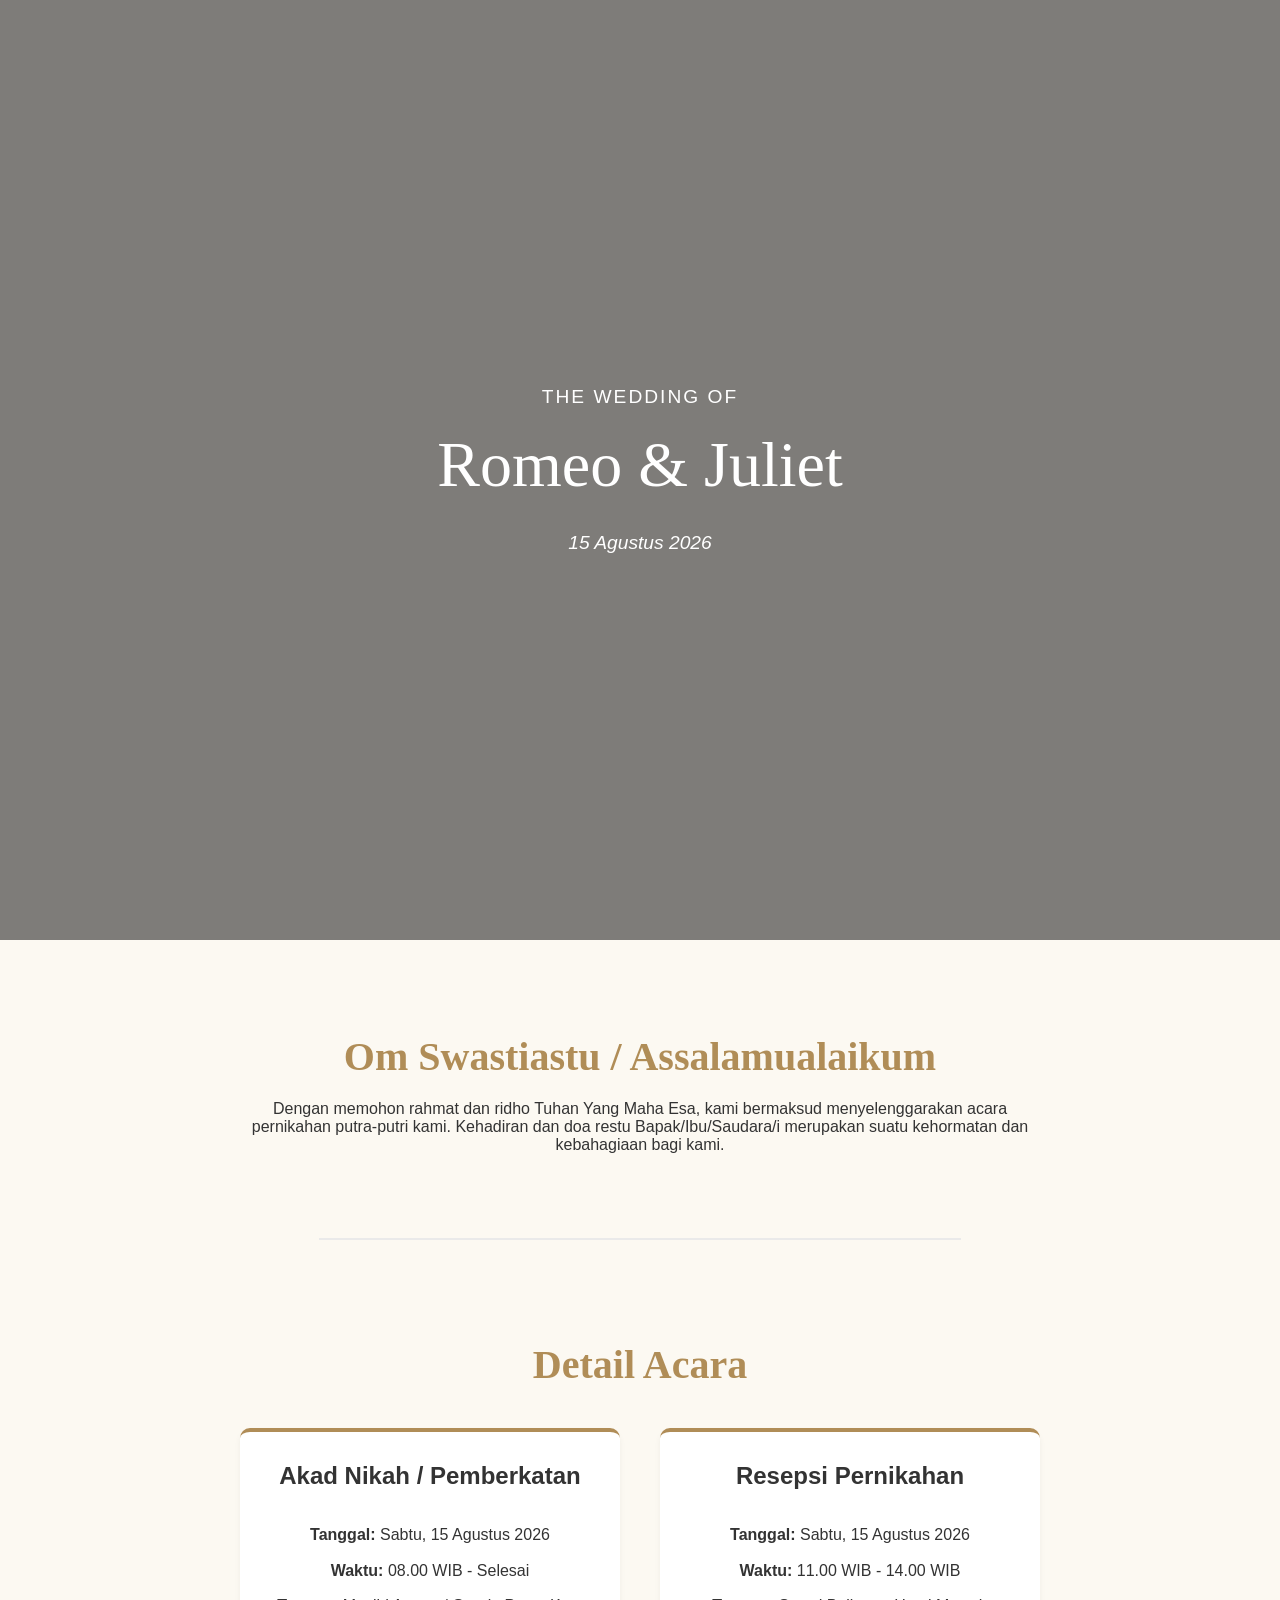
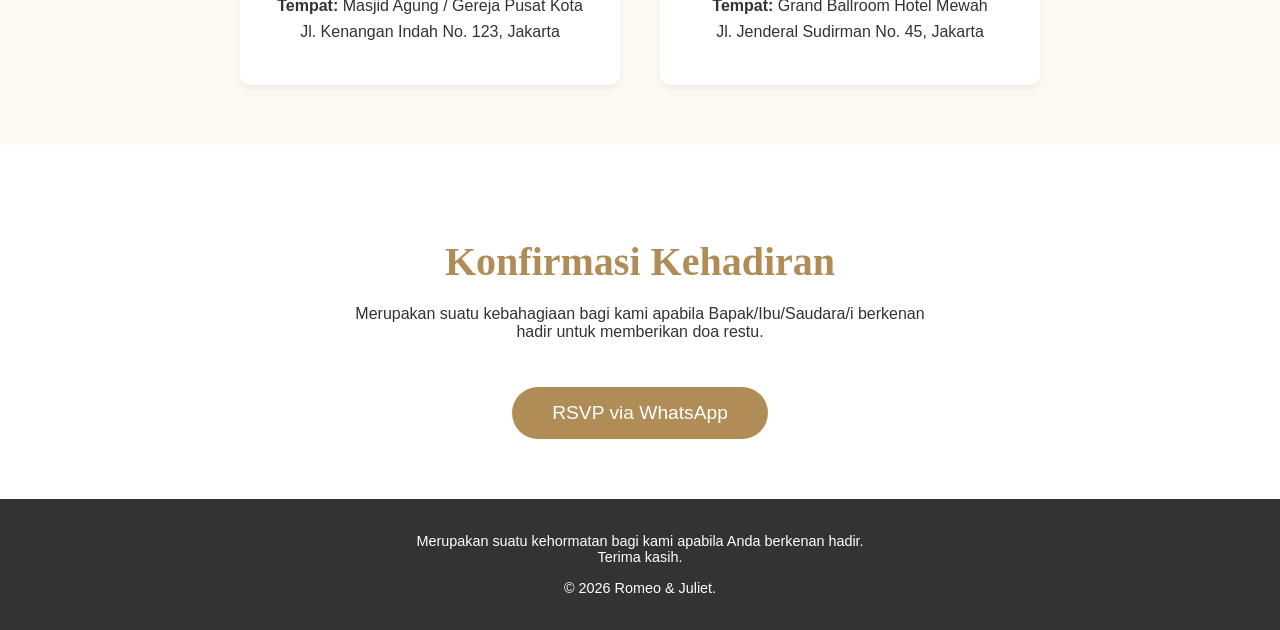
<file: undiai01.html>
<!DOCTYPE html>
<html lang="id">
<head>
    <meta charset="UTF-8">
    <meta name="viewport" content="width=device-width, initial-scale=1.0">
    <title>Undangan Pernikahan - Romeo & Juliet</title>
    <style>
        /* Gaya Dasar */
        body {
            margin: 0;
            padding: 0;
            font-family: 'Helvetica Neue', Helvetica, Arial, sans-serif;
            background-color: #fcf9f2;
            color: #333;
            text-align: center;
        }

        /* Bagian Hero (Sampul) */
        .hero {
            background-image: linear-gradient(rgba(0, 0, 0, 0.5), rgba(0, 0, 0, 0.5)), url('https://images.unsplash.com/photo-1519741497674-611481863552?ixlib=rb-1.2.1&auto=format&fit=crop&w=1950&q=80');
            background-size: cover;
            background-position: center;
            height: 100vh;
            display: flex;
            flex-direction: column;
            justify-content: center;
            align-items: center;
            color: white;
            padding: 20px;
        }

        .hero h3 {
            font-size: 1.2rem;
            letter-spacing: 2px;
            text-transform: uppercase;
            font-weight: 300;
            margin-bottom: 10px;
        }

        .hero h1 {
            font-family: 'Georgia', serif;
            font-size: 4rem;
            margin: 10px 0;
            font-weight: normal;
        }

        .hero p {
            font-size: 1.2rem;
            font-style: italic;
        }

        /* Bagian Detail Acara */
        .section {
            padding: 60px 20px;
            max-width: 800px;
            margin: 0 auto;
        }

        .section h2 {
            font-family: 'Georgia', serif;
            font-size: 2.5rem;
            color: #b08d57;
            margin-bottom: 20px;
        }

        .details-grid {
            display: grid;
            grid-template-columns: 1fr;
            gap: 40px;
            margin-top: 40px;
        }

        @media (min-width: 768px) {
            .details-grid {
                grid-template-columns: 1fr 1fr;
            }
        }

        .detail-card {
            background: white;
            padding: 30px;
            border-radius: 10px;
            box-shadow: 0 4px 6px rgba(0,0,0,0.05);
            border-top: 4px solid #b08d57;
        }

        .detail-card h4 {
            font-size: 1.5rem;
            margin-top: 0;
            color: #333;
        }

        .detail-card p {
            line-height: 1.6;
            margin: 10px 0;
        }

        /* Tombol RSVP */
        .rsvp-btn {
            display: inline-block;
            background-color: #b08d57;
            color: white;
            padding: 15px 40px;
            text-decoration: none;
            font-size: 1.2rem;
            border-radius: 30px;
            margin-top: 30px;
            transition: background-color 0.3s;
        }

        .rsvp-btn:hover {
            background-color: #8e7044;
        }

        /* Footer */
        footer {
            background-color: #333;
            color: white;
            padding: 20px;
            font-size: 0.9rem;
        }
    </style>
</head>
<body>

    <!-- Bagian Sampul -->
    <header class="hero">
        <h3>The Wedding Of</h3>
        <h1>Romeo & Juliet</h1>
        <p>15 Agustus 2026</p>
    </header>

    <!-- Bagian Pembuka -->
    <section class="section">
        <h2>Om Swastiastu / Assalamualaikum</h2>
        <p>Dengan memohon rahmat dan ridho Tuhan Yang Maha Esa, kami bermaksud menyelenggarakan acara pernikahan putra-putri kami. Kehadiran dan doa restu Bapak/Ibu/Saudara/i merupakan suatu kehormatan dan kebahagiaan bagi kami.</p>
    </section>

    <hr style="width: 50%; border: 1px solid #eaeaea;">

    <!-- Bagian Waktu & Lokasi -->
    <section class="section">
        <h2>Detail Acara</h2>
        
        <div class="details-grid">
            <!-- Akad / Pemberkatan -->
            <div class="detail-card">
                <h4>Akad Nikah / Pemberkatan</h4>
                <p><strong>Tanggal:</strong> Sabtu, 15 Agustus 2026</p>
                <p><strong>Waktu:</strong> 08.00 WIB - Selesai</p>
                <p><strong>Tempat:</strong> Masjid Agung / Gereja Pusat Kota<br>Jl. Kenangan Indah No. 123, Jakarta</p>
            </div>

            <!-- Resepsi -->
            <div class="detail-card">
                <h4>Resepsi Pernikahan</h4>
                <p><strong>Tanggal:</strong> Sabtu, 15 Agustus 2026</p>
                <p><strong>Waktu:</strong> 11.00 WIB - 14.00 WIB</p>
                <p><strong>Tempat:</strong> Grand Ballroom Hotel Mewah<br>Jl. Jenderal Sudirman No. 45, Jakarta</p>
            </div>
        </div>
    </section>

    <!-- Bagian RSVP -->
    <section class="section" style="background-color: white; max-width: 100%;">
        <div style="max-width: 600px; margin: 0 auto;">
            <h2>Konfirmasi Kehadiran</h2>
            <p>Merupakan suatu kebahagiaan bagi kami apabila Bapak/Ibu/Saudara/i berkenan hadir untuk memberikan doa restu.</p>
            <!-- Ganti tautan href dengan link Google Form atau WhatsApp Anda -->
            <a href="https://wa.me/6281234567890?text=Halo,%20saya%20akan%20hadir%20di%20acara%20pernikahan%20Romeo%20&%20Juliet" class="rsvp-btn" target="_blank">RSVP via WhatsApp</a>
        </div>
    </section>

    <!-- Footer -->
    <footer>
        <p>Merupakan suatu kehormatan bagi kami apabila Anda berkenan hadir.<br>Terima kasih.</p>
        <p>&copy; 2026 Romeo & Juliet.</p>
    </footer>

</body>
</html>
</file>
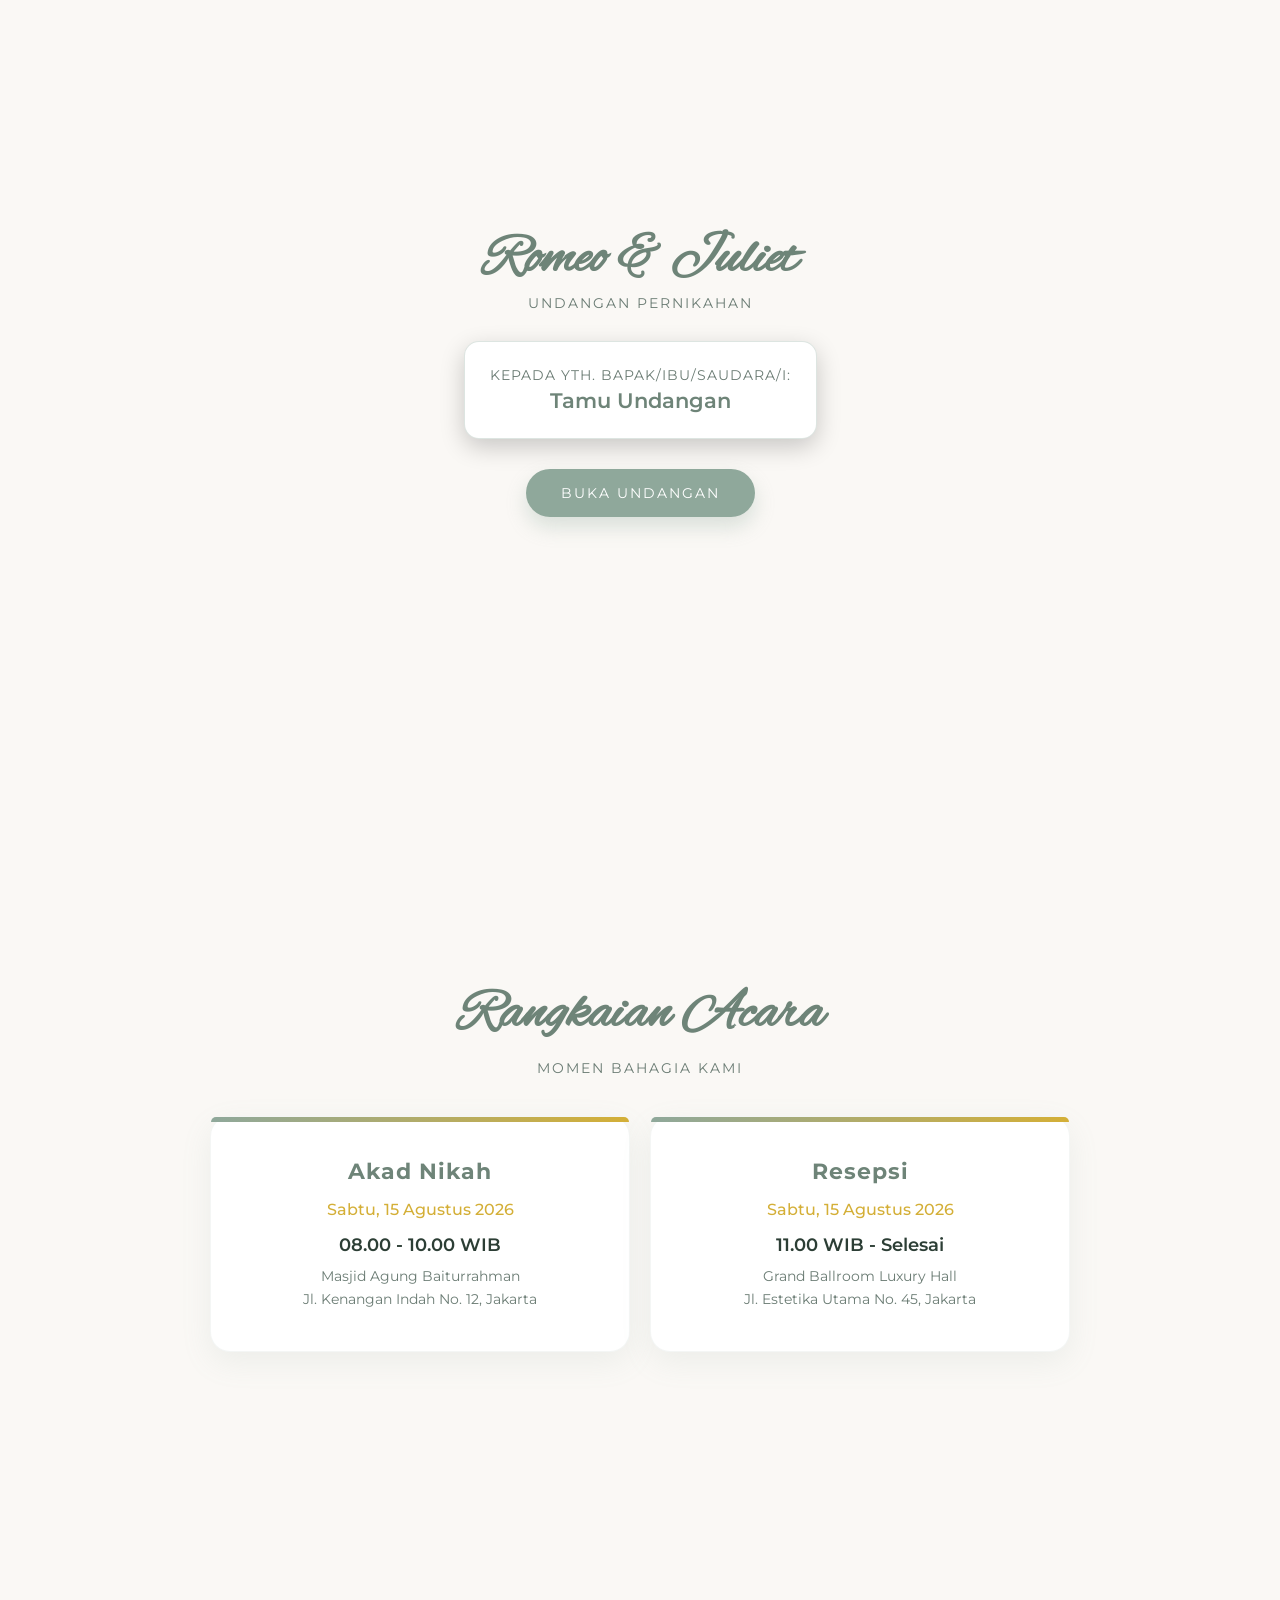
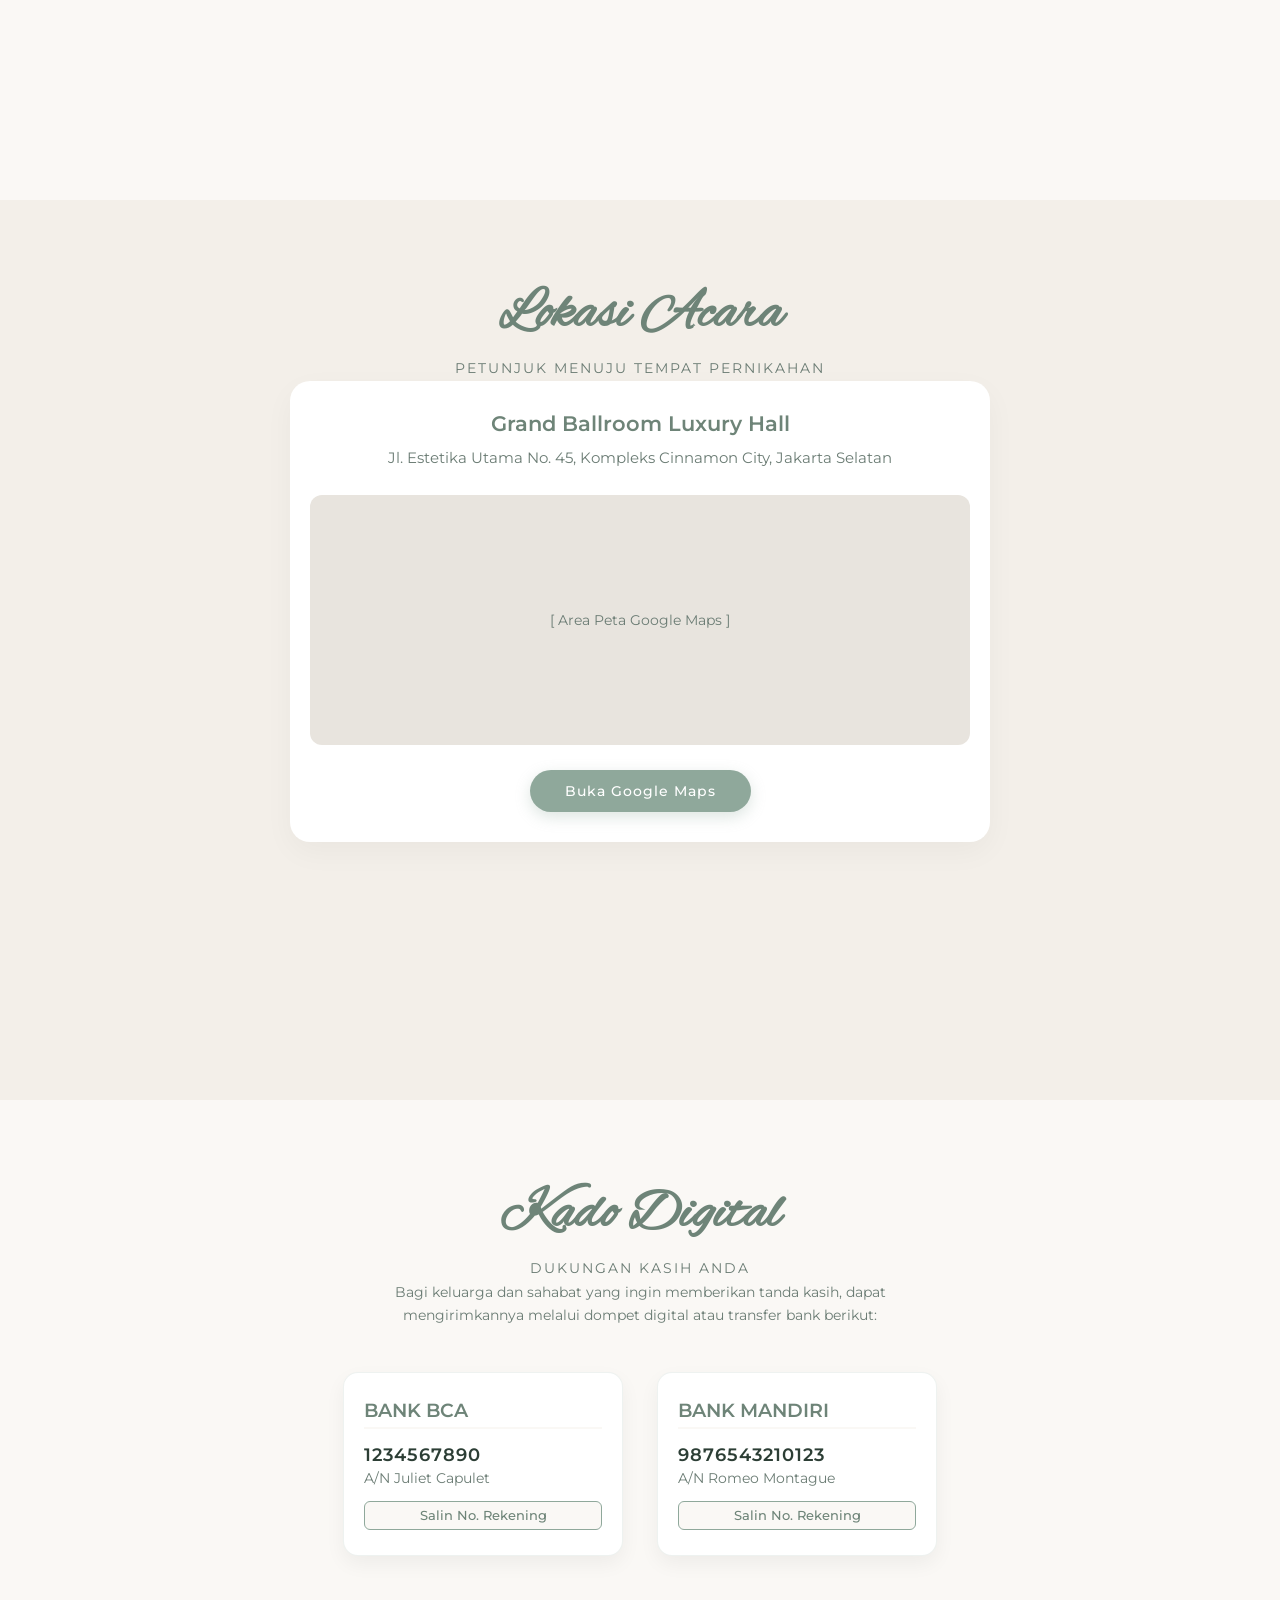
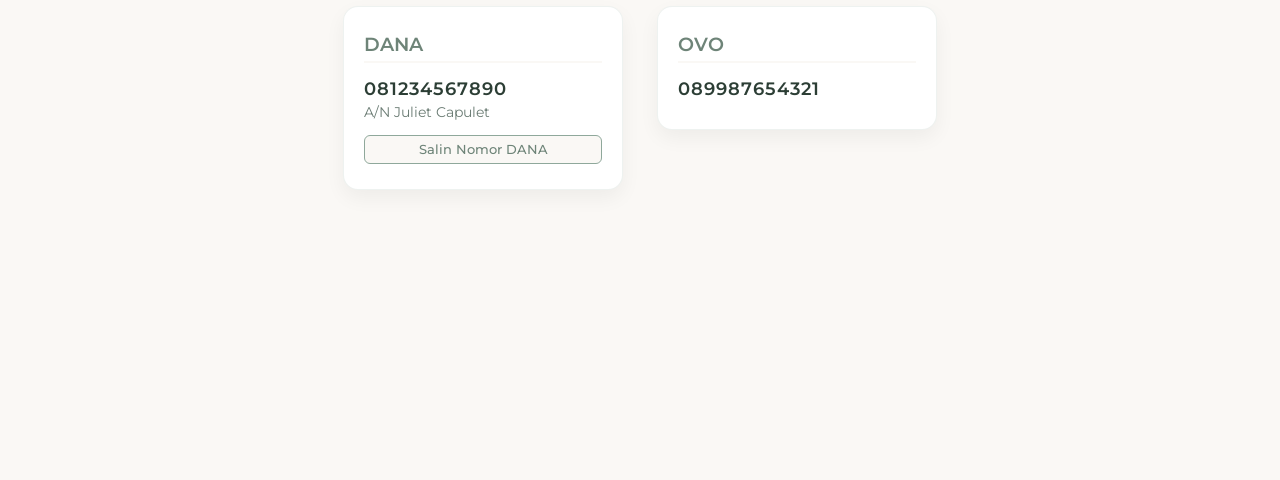
<file: undiai02.html>
<!DOCTYPE html>
<html lang="id">
<head>
    <meta charset="UTF-8">
    <meta name="viewport" content="width=device-width, initial-scale=1.0">
    <title>Undangan Pernikahan Digital Modern - Romeo & Juliet</title>
    <link rel="preconnect" href="https://fonts.googleapis.com">
    <link rel="preconnect" href="https://fonts.gstatic.com" crossorigin>
    <link href="https://fonts.googleapis.com/css2?family=Alex+Brush&family=Montserrat:wght@300;400;500;600&display=swap" rel="stylesheet">
    
    <style>
        /* CSS Reset & Variabel */
        * {
            margin: 0;
            padding: 0;
            box-sizing: border-box;
            scroll-behavior: smooth;
        }
        
        :root {
            --primary: #8fa89b; /* Sage green estetik */
            --primary-dark: #6e8478;
            --accent: #d4af37; /* Gold lembut */
            --bg-light: #faf8f5; /* Off-white hangat */
            --text-dark: #2c3e35;
            --text-muted: #6b7c74;
        }

        body {
            font-family: 'Montserrat', sans-serif;
            background-color: var(--bg-light);
            color: var(--text-dark);
            overflow-x: hidden;
            padding-bottom: 80px; /* Ruang untuk navbar bawah */
            text-align: center;
        }

        /* Efek Bunga Berjatuhan (Sakura/Kelopak) */
        .petal-container {
            position: fixed;
            top: 0;
            left: 0;
            width: 100%;
            height: 100%;
            pointer-events: none;
            z-index: 9999;
            overflow: hidden;
        }

        .petal {
            position: absolute;
            background: linear-gradient(135deg, #ffc0cb, #ffe4e1);
            border-radius: 150% 0 150% 150%;
            opacity: 0.6;
            animation: fall linear infinite;
        }

        @keyframes fall {
            0% {
                transform: translateY(-20px) rotate(0deg);
                opacity: 0;
            }
            10% {
                opacity: 0.8;
            }
            90% {
                opacity: 0.8;
            }
            100% {
                transform: translateY(105vh) translateX(80px) rotate(360deg);
                opacity: 0;
            }
        }

        /* Struktur Halaman / Section */
        section {
            min-height: 100vh;
            padding: 80px 20px;
            display: block;
            position: relative;
        }

        /* 1. HOME PAGE SECTION */
        #home {
            background: linear-gradient(rgba(44, 62, 53, 0.45), rgba(44, 62, 53, 0.65)), 
                        url('https://images.unsplash.com/photo-1519741497674-611481863552?auto=format&fit=crop&w=1200&q=80') no-repeat center center/cover;
            color: #fff;
            padding-top: 15vh;
        }

        #home::after {
            content: '';
            position: absolute;
            bottom: 0;
            left: 0;
            width: 100%;
            height: 120px;
            background: linear-gradient(to top, var(--bg-light), transparent);
        }

        .home-title {
            font-family: 'Alex Brush', cursive;
            font-size: 4.5rem;
            color: #fff;
            text-shadow: 2px 2px 8px rgba(0,0,0,0.3);
            margin: 20px 0;
            animation: fadeIn 2s ease-in-out;
        }

        .home-subtitle {
            font-size: 0.9rem;
            letter-spacing: 4px;
            text-transform: uppercase;
            font-weight: 300;
        }

        .home-date {
            font-size: 1.2rem;
            letter-spacing: 2px;
            border-top: 1px solid rgba(255,255,255,0.4);
            border-bottom: 1px solid rgba(255,255,255,0.4);
            padding: 10px 25px;
            margin-top: 25px;
            display: inline-block;
        }

        /* Box Nama Tamu Digital */
        .guest-box {
            background: rgba(255, 255, 255, 0.9);
            color: var(--text-dark);
            padding: 25px;
            border-radius: 15px;
            display: inline-block;
            margin-top: 40px;
            box-shadow: 0 8px 25px rgba(0,0,0,0.2);
            max-width: 90%,
            width: 320px;
            border: 1px solid rgba(143, 168, 155, 0.3);
        }

        .guest-box p {
            font-size: 0.85rem;
            text-transform: uppercase;
            letter-spacing: 1px;
            color: var(--text-muted);
            margin-bottom: 5px;
        }

        .guest-name {
            font-size: 1.3rem;
            font-weight: 600;
            color: var(--primary-dark);
        }

        /* 2. ACARA SECTION */
        #acara {
            background-color: var(--bg-light);
        }

        .section-title {
            font-family: 'Alex Brush', cursive;
            font-size: 3.5rem;
            color: var(--primary-dark);
            margin-bottom: 10px;
        }

        .section-subtitle {
            font-size: 0.85rem;
            letter-spacing: 2px;
            text-transform: uppercase;
            color: var(--text-muted);
            margin-bottom: 5px;
        }

        .container-box {
            max-width: 900px;
            margin: 40px auto 0 auto;
            width: 100%;
            display: table;
            table-layout: fixed;
            border-collapse: separate;
            border-spacing: 20px 0;
        }

        .acara-card {
            display: table-cell;
            background: #ffffff;
            padding: 40px 30px;
            border-radius: 20px;
            box-shadow: 0 10px 30px rgba(143, 168, 155, 0.12);
            border: 1px solid rgba(143, 168, 155, 0.1);
            transition: transform 0.3s ease, box-shadow 0.3s ease;
            position: relative;
            vertical-align: top;
        }

        .acara-card:hover {
            transform: translateY(-5px);
            box-shadow: 0 15px 35px rgba(143, 168, 155, 0.22);
        }

        .acara-card::before {
            content: '';
            position: absolute;
            top: 0;
            left: 0;
            width: 100%;
            height: 5px;
            background: linear-gradient(to right, var(--primary), var(--accent));
            border-radius: 20px 20px 0 0;
        }

        .acara-card h3 {
            font-size: 1.4rem;
            color: var(--primary-dark);
            margin-bottom: 15px;
            letter-spacing: 1px;
        }

        .acara-card .time {
            font-size: 1.1rem;
            font-weight: 600;
            color: var(--text-dark);
            margin-bottom: 10px;
        }

        .acara-card .date {
            color: var(--accent);
            font-weight: 500;
            margin-bottom: 15px;
        }

        /* 3. TEMPAT SECTION */
        #tempat {
            background-color: #f3efe9;
        }

        .map-box {
            width: 100%;
            max-width: 700px;
            background: #fff;
            padding: 30px 20px;
            border-radius: 20px;
            margin: 0 auto;
            box-shadow: 0 10px 30px rgba(0,0,0,0.04);
        }

        .venue-name {
            font-size: 1.3rem;
            font-weight: 600;
            margin-bottom: 10px;
            color: var(--primary-dark);
        }

        .venue-address {
            font-size: 0.95rem;
            color: var(--text-muted);
            margin-bottom: 25px;
            line-height: 1.6;
        }

        .btn-maps {
            display: inline-block;
            padding: 12px 35px;
            background-color: var(--primary);
            color: white;
            text-decoration: none;
            border-radius: 25px;
            font-weight: 500;
            font-size: 0.9rem;
            letter-spacing: 1px;
            box-shadow: 0 5px 15px rgba(143, 168, 155, 0.3);
            transition: all 0.3s ease;
        }

        .btn-maps:hover {
            background-color: var(--primary-dark);
            transform: translateY(-2px);
        }

        /* 4. TRANSFER SECTION */
        #transfer {
            background-color: var(--bg-light);
        }

        .transfer-container {
            max-width: 800px;
            margin: 30px auto 0 auto;
            text-align: center;
        }

        .card-row {
            display: block;
            margin-bottom: 20px;
        }

        .transfer-card {
            display: inline-block;
            width: 280px;
            background: white;
            padding: 25px 20px;
            margin: 15px;
            border-radius: 15px;
            box-shadow: 0 8px 20px rgba(0,0,0,0.05);
            border: 1px solid rgba(143, 168, 155, 0.15);
            text-align: left;
            vertical-align: top;
            position: relative;
        }

        .bank-logo {
            font-size: 1.2rem;
            font-weight: 600;
            color: var(--primary-dark);
            margin-bottom: 15px;
            border-bottom: 2px solid var(--bg-light);
            padding-bottom: 5px;
        }

        .account-number {
            font-size: 1.1rem;
            font-weight: 600;
            letter-spacing: 1px;
            margin-bottom: 5px;
            color: var(--text-dark);
        }

        .account-name {
            font-size: 0.85rem;
            color: var(--text-muted);
            margin-bottom: 15px;
        }

        .btn-copy {
            background: var(--bg-light);
            border: 1px solid var(--primary);
            color: var(--primary-dark);
            padding: 6px 12px;
            font-size: 0.8rem;
            border-radius: 6px;
            cursor: pointer;
            width: 100%;
            font-family: 'Montserrat', sans-serif;
            font-weight: 500;
            transition: all 0.2s ease;
            text-align: center;
        }

        .btn-copy:hover {
            background: var(--primary);
            color: white;
        }

        /* KONTROL AUDIO (BACKSOUND) */
        .audio-control {
            position: fixed;
            top: 20px;
            right: 20px;
            z-index: 10000;
            background: rgba(255, 255, 255, 0.9);
            backdrop-filter: blur(5px);
            border: 1px solid rgba(143, 168, 155, 0.3);
            width: 45px;
            height: 45px;
            border-radius: 50%;
            display: flex;
            justify-content: center;
            align-items: center;
            cursor: pointer;
            box-shadow: 0 4px 15px rgba(0,0,0,0.1);
        }

        .audio-icon {
            width: 20px;
            height: 20px;
            fill: var(--primary-dark);
        }

        /* SCREEN OVERLAY (GATE) */
        .overlay-gate {
            position: fixed;
            top: 0;
            left: 0;
            width: 100%;
            height: 100%;
            background: var(--bg-light);
            z-index: 100000;
            display: block;
            padding-top: 25vh;
            transition: opacity 0.8s ease, visibility 0.8s ease;
        }

        .overlay-gate.hide {
            opacity: 0;
            visibility: hidden;
        }

        .gate-btn {
            padding: 15px 35px;
            background: var(--primary);
            color: white;
            border: none;
            border-radius: 30px;
            font-family: 'Montserrat', sans-serif;
            font-size: 0.9rem;
            letter-spacing: 2px;
            cursor: pointer;
            box-shadow: 0 10px 20px rgba(143, 168, 155, 0.3);
            transition: all 0.3s ease;
            margin-top: 30px;
            text-transform: uppercase;
        }

        .gate-btn:hover {
            background: var(--primary-dark);
            transform: translateY(-2px);
        }

        /* 5. BOTTOM NAVIGATION BAR DENGAN EFEK CSS3 */
        .bottom-nav {
            position: fixed;
            bottom: 0;
            left: 0;
            width: 100%;
            height: 70px;
            background: rgba(255, 255, 255, 0.95);
            backdrop-filter: blur(10px);
            box-shadow: 0 -5px 25px rgba(0, 0, 0, 0.05);
            display: table;
            table-layout: fixed;
            z-index: 999;
            border-top: 1px solid rgba(143, 168, 155, 0.2);
        }

        .nav-item {
            display: table-cell;
            text-decoration: none;
            color: var(--text-muted);
            vertical-align: middle;
            font-size: 0.7rem;
            font-weight: 600;
            letter-spacing: 0.5px;
            text-transform: uppercase;
            position: relative;
            transition: all 0.3s ease;
        }

        .nav-icon {
            display: block;
            margin: 0 auto 4px auto;
            transition: transform 0.3s cubic-bezier(0.175, 0.885, 0.32, 1.275);
        }

        /* Efek Hover & Animasi CSS3 */
        .nav-item::after {
            content: '';
            position: absolute;
            bottom: 0;
            left: 50%;
            width: 0;
            height: 4px;
            background: var(--primary);
            border-radius: 4px 4px 0 0;
            transition: all 0.3s ease;
            transform: translateX(-50%);
        }

        .nav-item:hover {
            color: var(--primary-dark);
        }

        .nav-item:hover .nav-icon {
            transform: translateY(-5px) scale(1.15);
        }

        .nav-item:hover::after {
            width: 50%;
        }

        /* Responsif untuk Layar HP / Mobile */
        @media (max-width: 767px) {
            .container-box {
                display: block;
            }
            .acara-card {
                display: block;
                width: 100%;
                margin-bottom: 25px;
            }
            .transfer-card {
                width: 90%;
                margin: 10px auto;
                display: block;
            }
            .home-title {
                font-size: 3.2rem;
            }
        }

        /* Responsif Tablet & Desktop untuk Navbar Melayang */
        @media (min-width: 768px) {
            .bottom-nav {
                width: 550px;
                left: 50%;
                transform: translateX(-50%);
                bottom: 20px;
                border-radius: 40px;
                border: 1px solid rgba(143, 168, 155, 0.3);
                box-shadow: 0 10px 30px rgba(0,0,0,0.08);
                height: 75px;
            }
            .nav-item::after {
                bottom: 4px;
            }
        }

        @keyframes fadeIn {
            from { opacity: 0; transform: translateY(15px); }
            to { opacity: 1; transform: translateY(0); }
        }
    </style>
</head>
<body>

    <div class="overlay-gate" id="overlayGate">
        <h2 style="font-family: 'Alex Brush', cursive; font-size: 3.5rem; color: var(--primary-dark);">Romeo & Juliet</h2>
        <p style="font-size: 0.85rem; letter-spacing: 2px; color: var(--text-muted); margin-bottom: 20px;">UNDANGAN PERNIKAHAN</p>
        
        <div class="guest-box" style="margin-top: 10px; background: #fff;">
            <p>Kepada Yth. Bapak/Ibu/Saudara/i:</p>
            <div class="guest-name" id="guestNameGate">Tamu Undangan</div>
        </div>
        <br>
        <button class="gate-btn" onclick="openInvitation()">Buka Undangan</button>
    </div>

    <div class="petal-container" id="petalContainer"></div>

    <div class="audio-control" onclick="toggleAudio()" id="audioButton" style="display: none;">
        <svg class="audio-icon" id="audioIcon" viewBox="0 0 24 24">
            <path d="M12 3v18.177l-5.646-5.646H2V8.469h4.354L12 3zm2 5.086c1.425.688 2.4 2.153 2.4 3.864 0 1.711-.975 3.177-2.4 3.864v-1.638c.614-.523 1-1.298 1-2.226 0-.928-.386-1.703-1-2.226V8.086z"/>
        </svg>
    </div>

    <audio id="backsound" loop>
        <source src="https://www.soundhelix.com/examples/mp3/SoundHelix-Song-1.mp3" type="audio/mpeg">
    </audio>

    <section id="home">
        <p class="home-subtitle">The Wedding of</p>
        <h1 class="home-title">Romeo & Juliet</h1>
        <p class="home-subtitle">Sabtu, 15 Agustus 2026</p>
        
        <div class="guest-box">
            <p>Spesial Kepada:</p>
            <div class="guest-name" id="guestNameHome">Tamu Undangan</div>
        </div>
    </section>

    <section id="acara">
        <h2 class="section-title">Rangkaian Acara</h2>
        <p class="section-subtitle">Momen Bahagia Kami</p>
        
        <div class="container-box">
            <div class="acara-card">
                <h3>Akad Nikah</h3>
                <p class="date">Sabtu, 15 Agustus 2026</p>
                <p class="time">08.00 - 10.00 WIB</p>
                <p style="font-size: 0.9rem; color: var(--text-muted); line-height: 1.6;">Masjid Agung Baiturrahman<br>Jl. Kenangan Indah No. 12, Jakarta</p>
            </div>
            
            <div class="acara-card">
                <h3>Resepsi</h3>
                <p class="date">Sabtu, 15 Agustus 2026</p>
                <p class="time">11.00 WIB - Selesai</p>
                <p style="font-size: 0.9rem; color: var(--text-muted); line-height: 1.6;">Grand Ballroom Luxury Hall<br>Jl. Estetika Utama No. 45, Jakarta</p>
            </div>
        </div>
    </section>

    <section id="tempat">
        <h2 class="section-title">Lokasi Acara</h2>
        <p class="section-subtitle">Petunjuk Menuju Tempat Pernikahan</p>
        
        <div class="map-box">
            <div class="venue-name">Grand Ballroom Luxury Hall</div>
            <div class="venue-address">Jl. Estetika Utama No. 45, Kompleks Cinnamon City, Jakarta Selatan</div>
            <div style="width: 100%; height: 250px; background: #e8e4de; border-radius: 12px; margin-bottom: 25px; display: table; text-align: center;">
                <span style="display: table-cell; vertical-align: middle; color: var(--text-muted); font-size: 0.9rem;">[ Area Peta Google Maps ]</span>
            </div>
            <a href="https://maps.google.com" target="_blank" class="btn-maps">Buka Google Maps</a>
        </div>
    </section>

    <section id="transfer">
        <h2 class="section-title">Kado Digital</h2>
        <p class="section-subtitle">Dukungan Kasih Anda</p>
        <p style="font-size: 0.9rem; color: var(--text-muted); max-width: 600px; margin: 0 auto 20px auto; line-height: 1.6;">
            Bagi keluarga dan sahabat yang ingin memberikan tanda kasih, dapat mengirimkannya melalui dompet digital atau transfer bank berikut:
        </p>
        
        <div class="transfer-container">
            <div class="card-row">
                <div class="transfer-card">
                    <div class="bank-logo">BANK BCA</div>
                    <div class="account-number" id="bca-num">1234567890</div>
                    <div class="account-name">A/N Juliet Capulet</div>
                    <button class="btn-copy" onclick="copyText('bca-num')">Salin No. Rekening</button>
                </div>
                
                <div class="transfer-card">
                    <div class="bank-logo">BANK MANDIRI</div>
                    <div class="account-number" id="mandiri-num">9876543210123</div>
                    <div class="account-name">A/N Romeo Montague</div>
                    <button class="btn-copy" onclick="copyText('mandiri-num')">Salin No. Rekening</button>
                </div>
            </div>
            
            <div class="card-row">
                <div class="transfer-card">
                    <div class="bank-logo">DANA</div>
                    <div class="account-number" id="dana-num">081234567890</div>
                    <div class="account-name">A/N Juliet Capulet</div>
                    <button class="btn-copy" onclick="copyText('dana-num')">Salin Nomor DANA</button>
                </div>
                
                <div class="transfer-card">
                    <div class="bank-logo">OVO</div>
                    <div class="account-number" id="ovo-num">089987654321</div
</file>
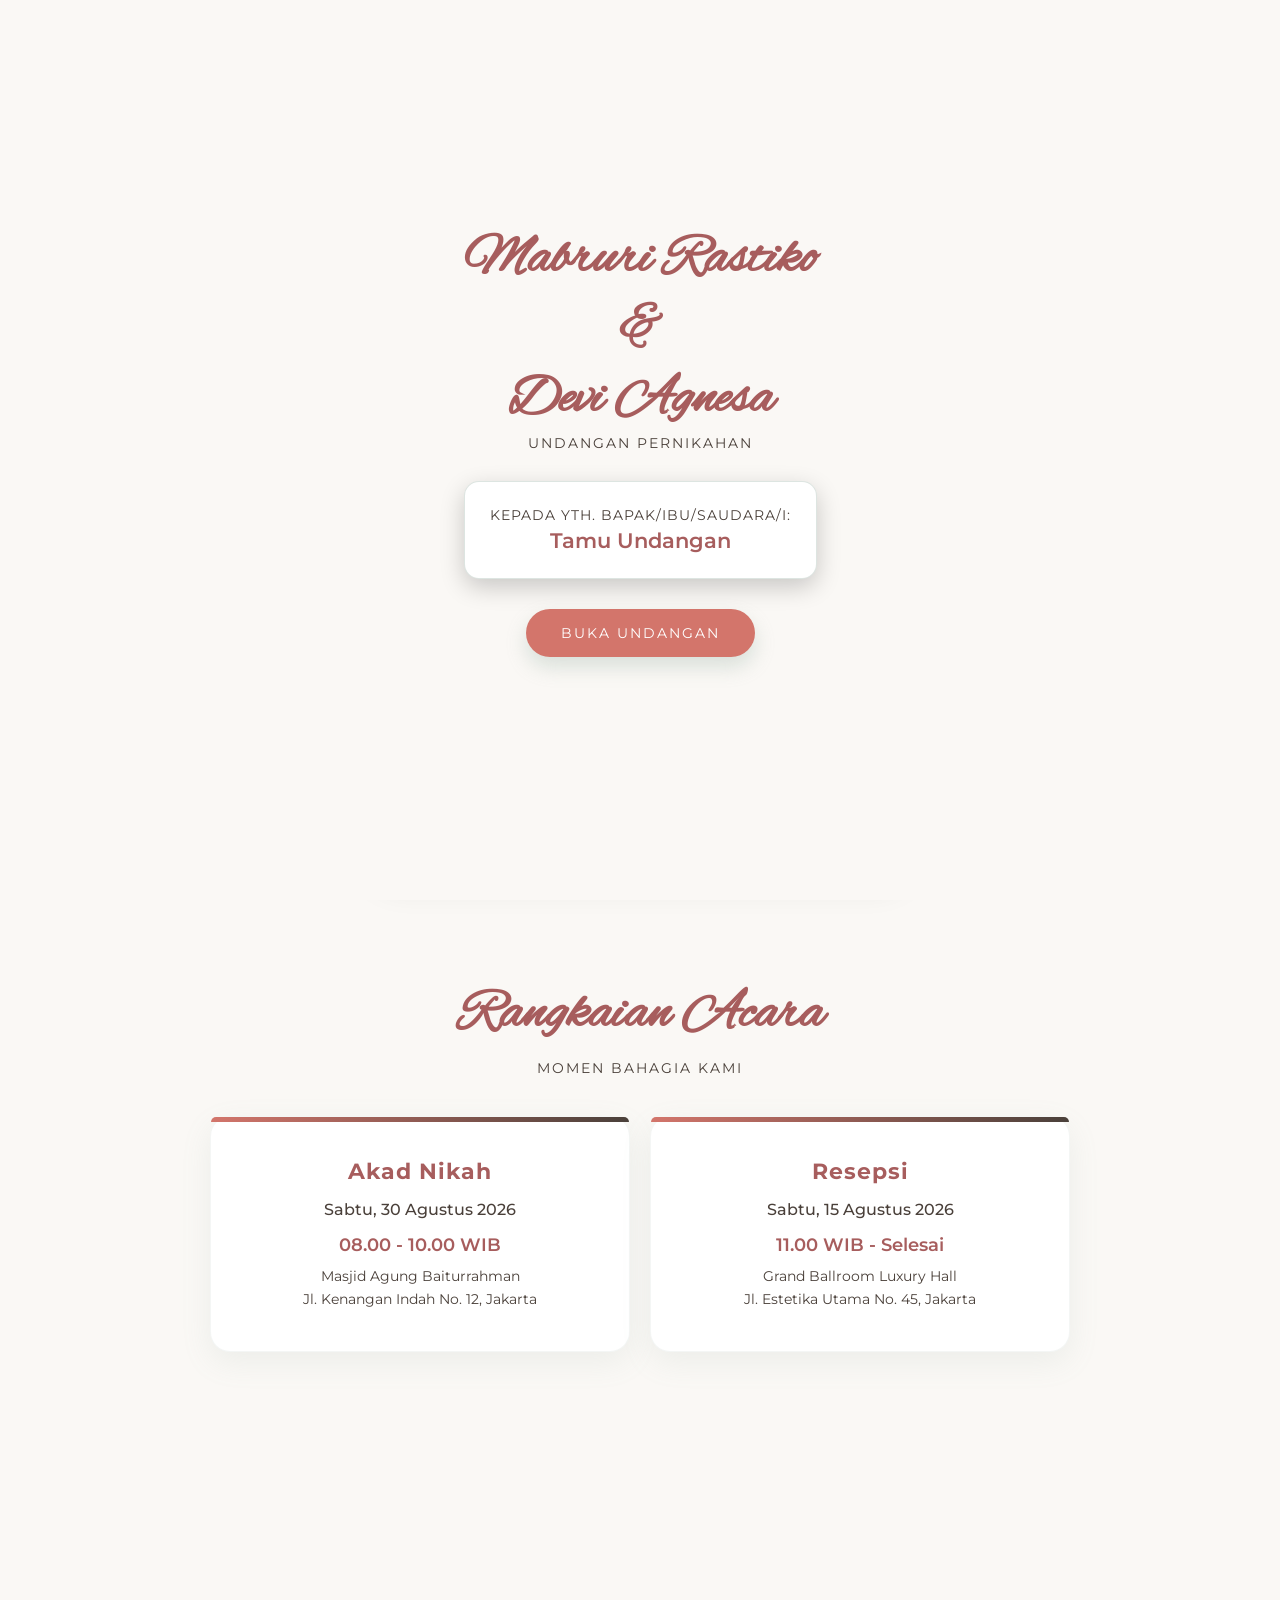
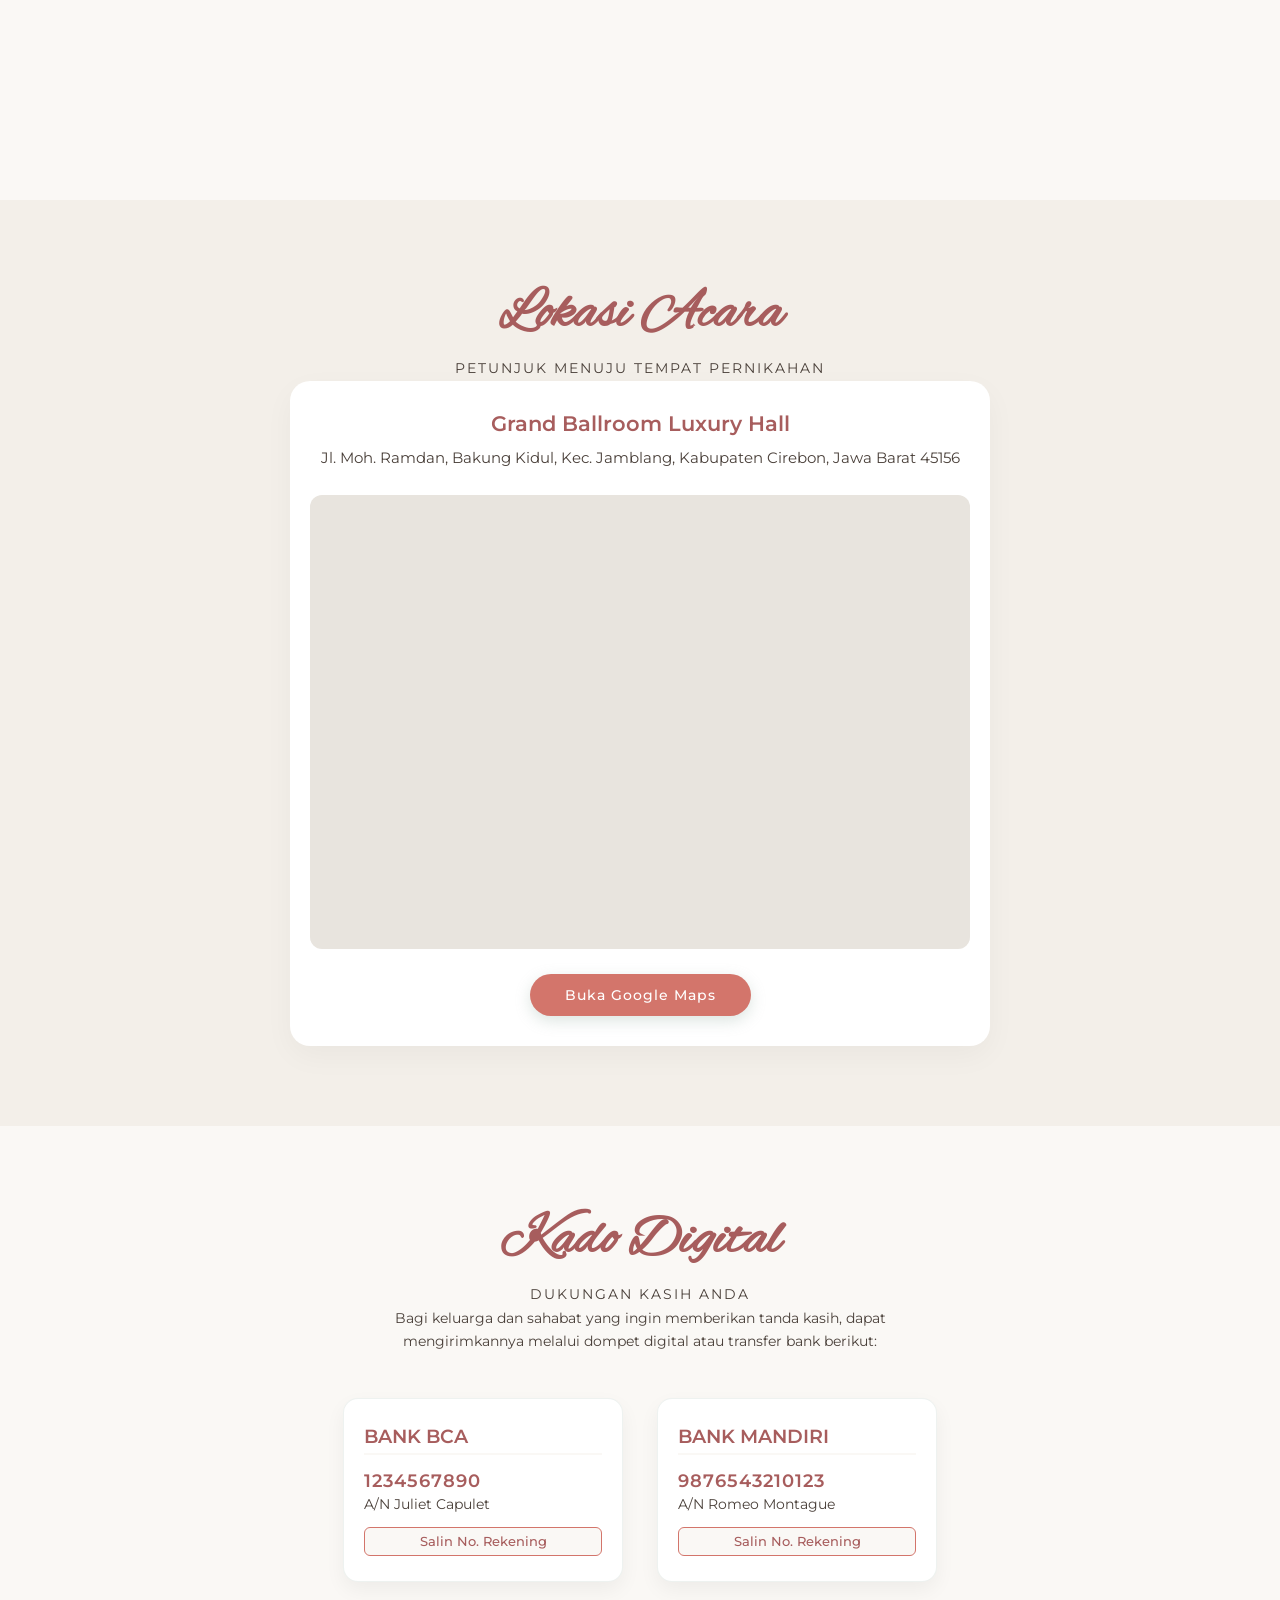
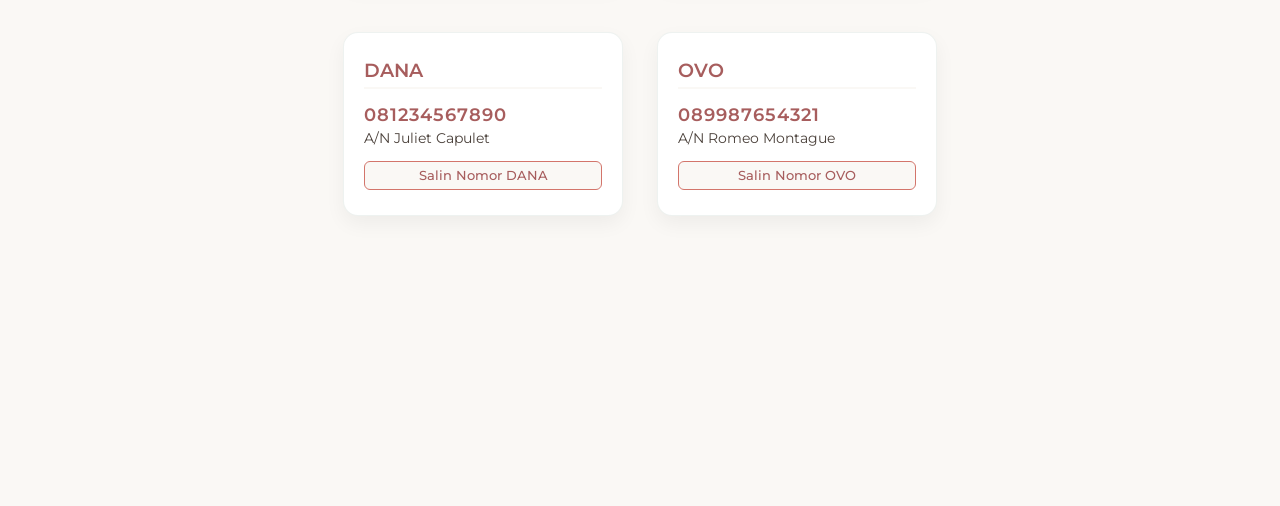
<file: undiai03.html>
<!DOCTYPE html>
<html lang="id">
<head>
    <meta charset="UTF-8">
    <meta name="viewport" content="width=device-width, initial-scale=1.0">
    <title>Undangan Pernikahan Mabruri Rastiko & Devi Agnesa</title>
    <!-- Google Fonts -->
    <link rel="preconnect" href="https://fonts.googleapis.com">
    <link rel="preconnect" href="https://fonts.gstatic.com" crossorigin>
    <link href="https://fonts.googleapis.com/css2?family=Alex+Brush&family=Montserrat:wght@300;400;500;600&display=swap" rel="stylesheet">
    
    <style>
        /* CSS Reset & Variabel */
        * {
            margin: 0;
            padding: 0;
            box-sizing: border-box;
            scroll-behavior: smooth;
        }

:root {
            --primary: #D3756B; /* Sage green estetik */
            --primary-dark: #A75D5D;
            --accent: #4A403A; /* Gold lembut */
            --bg-light: #faf8f5; /* Off-white hangat */
            --text-dark: #A75D5D;
            --text-muted: #4A403A;
}


        body {
            font-family: 'Montserrat', sans-serif;
            background-color: var(--bg-light);
            color: var(--text-dark);
            overflow-x: hidden;
            padding-bottom: 80px; /* Ruang untuk navbar bawah */
            text-align: center;
        }

        /* Efek Bunga Berjatuhan (Sakura/Kelopak) */
        .petal-container {
            position: fixed;
            top: 0;
            left: 0;
            width: 100%;
            height: 100%;
            pointer-events: none;
            z-index: 9999;
            overflow: hidden;
        }

        .petal {
            position: absolute;
            background: linear-gradient(135deg, #ffc0cb, #ffe4e1);
            border-radius: 150% 0 150% 150%;
            opacity: 0.6;
            animation: fall linear infinite;
        }

        @keyframes fall {
            0% {
                transform: translateY(-20px) rotate(0deg);
                opacity: 0;
            }
            10% {
                opacity: 0.8;
            }
            90% {
                opacity: 0.8;
            }
            100% {
                transform: translateY(105vh) translateX(80px) rotate(360deg);
                opacity: 0;
            }
        }

        /* Struktur Halaman / Section */
        section {
            min-height: 100vh;
            padding: 80px 20px;
            display: block;
            position: relative;
        }

        /* 1. HOME PAGE SECTION */
        #home {
            background: linear-gradient(rgba(44, 62, 53, 0.45), rgba(44, 62, 53, 0.65)), 
                        url('https://raw.githubusercontent.com/CERBER17/UndiAi/refs/heads/main/IMG-20260805-WA0018.jpg?auto=format&fit=crop&w=1200&q=80') no-repeat center center/cover;
            color: #fff;
            padding-top: 15vh;
        }

        #home::after {
            content: '';
            position: absolute;
            bottom: 0;
            left: 0;
            width: 100%;
            height: 120px;
            background: linear-gradient(to top, var(--bg-light), transparent);
        }

        .home-title {
            font-family: 'Alex Brush', cursive;
            font-size: 4.5rem;
            color: #fff;
            text-shadow: 2px 2px 8px rgba(0,0,0,0.3);
            margin: 20px 0;
            animation: fadeIn 2s ease-in-out;
        }

        .home-subtitle {
            font-size: 0.9rem;
            letter-spacing: 4px;
            text-transform: uppercase;
            font-weight: 300;
        }

        .home-date {
            font-size: 1.2rem;
            letter-spacing: 2px;
            border-top: 1px solid rgba(255,255,255,0.4);
            border-bottom: 1px solid rgba(255,255,255,0.4);
            padding: 10px 25px;
            margin-top: 25px;
            display: inline-block;
        }

        /* Box Nama Tamu Digital */
        .guest-box {
            background: rgba(255, 255, 255, 0.9);
            color: var(--text-dark);
            padding: 25px;
            border-radius: 15px;
            display: inline-block;
            margin-top: 40px;
            box-shadow: 0 8px 25px rgba(0,0,0,0.2);
            max-width: 90%,
            width: 320px;
            border: 1px solid rgba(143, 168, 155, 0.3);
        }

        .guest-box p {
            font-size: 0.85rem;
            text-transform: uppercase;
            letter-spacing: 1px;
            color: var(--text-muted);
            margin-bottom: 5px;
        }

        .guest-name {
            font-size: 1.3rem;
            font-weight: 600;
            color: var(--primary-dark);
        }

        /* 2. ACARA SECTION */
        #acara {
            background-color: var(--bg-light);
        }

        .section-title {
            font-family: 'Alex Brush', cursive;
            font-size: 3.5rem;
            color: var(--primary-dark);
            margin-bottom: 10px;
        }

        .section-subtitle {
            font-size: 0.85rem;
            letter-spacing: 2px;
            text-transform: uppercase;
            color: var(--text-muted);
            margin-bottom: 5px;
        }

        .container-box {
            max-width: 900px;
            margin: 40px auto 0 auto;
            width: 100%;
            display: table;
            table-layout: fixed;
            border-collapse: separate;
            border-spacing: 20px 0;
        }

        .acara-card {
            display: table-cell;
            background: #ffffff;
            padding: 40px 30px;
            border-radius: 20px;
            box-shadow: 0 10px 30px rgba(143, 168, 155, 0.12);
            border: 1px solid rgba(143, 168, 155, 0.1);
            transition: transform 0.3s ease, box-shadow 0.3s ease;
            position: relative;
            vertical-align: top;
        }

        .acara-card:hover {
            transform: translateY(-5px);
            box-shadow: 0 15px 35px rgba(143, 168, 155, 0.22);
        }

        .acara-card::before {
            content: '';
            position: absolute;
            top: 0;
            left: 0;
            width: 100%;
            height: 5px;
            background: linear-gradient(to right, var(--primary), var(--accent));
            border-radius: 20px 20px 0 0;
        }

        .acara-card h3 {
            font-size: 1.4rem;
            color: var(--primary-dark);
            margin-bottom: 15px;
            letter-spacing: 1px;
        }

        .acara-card .time {
            font-size: 1.1rem;
            font-weight: 600;
            color: var(--text-dark);
            margin-bottom: 10px;
        }

        .acara-card .date {
            color: var(--accent);
            font-weight: 500;
            margin-bottom: 15px;
        }

        /* 3. TEMPAT SECTION */
        #tempat {
            background-color: #f3efe9;
        }

        .map-box {
            width: 100%;
            max-width: 700px;
            background: #fff;
            padding: 30px 20px;
            border-radius: 20px;
            margin: 0 auto;
            box-shadow: 0 10px 30px rgba(0,0,0,0.04);
        }

        .venue-name {
            font-size: 1.3rem;
            font-weight: 600;
            margin-bottom: 10px;
            color: var(--primary-dark);
        }

        .venue-address {
            font-size: 0.95rem;
            color: var(--text-muted);
            margin-bottom: 25px;
            line-height: 1.6;
        }

        .btn-maps {
            display: inline-block;
            padding: 12px 35px;
            background-color: var(--primary);
            color: white;
            text-decoration: none;
            border-radius: 25px;
            font-weight: 500;
            font-size: 0.9rem;
            letter-spacing: 1px;
            box-shadow: 0 5px 15px rgba(143, 168, 155, 0.3);
            transition: all 0.3s ease;
        }

        .btn-maps:hover {
            background-color: var(--primary-dark);
            transform: translateY(-2px);
        }

        /* 4. TRANSFER SECTION */
        #transfer {
            background-color: var(--bg-light);
        }

        .transfer-container {
            max-width: 800px;
            margin: 30px auto 0 auto;
            text-align: center;
        }

        .card-row {
            display: block;
            margin-bottom: 20px;
        }

        .transfer-card {
            display: inline-block;
            width: 280px;
            background: white;
            padding: 25px 20px;
            margin: 15px;
            border-radius: 15px;
            box-shadow: 0 8px 20px rgba(0,0,0,0.05);
            border: 1px solid rgba(143, 168, 155, 0.15);
            text-align: left;
            vertical-align: top;
            position: relative;
        }

        .bank-logo {
            font-size: 1.2rem;
            font-weight: 600;
            color: var(--primary-dark);
            margin-bottom: 15px;
            border-bottom: 2px solid var(--bg-light);
            padding-bottom: 5px;
        }

        .account-number {
            font-size: 1.1rem;
            font-weight: 600;
            letter-spacing: 1px;
            margin-bottom: 5px;
            color: var(--text-dark);
        }

        .account-name {
            font-size: 0.85rem;
            color: var(--text-muted);
            margin-bottom: 15px;
        }

        .btn-copy {
            background: var(--bg-light);
            border: 1px solid var(--primary);
            color: var(--primary-dark);
            padding: 6px 12px;
            font-size: 0.8rem;
            border-radius: 6px;
            cursor: pointer;
            width: 100%;
            font-family: 'Montserrat', sans-serif;
            font-weight: 500;
            transition: all 0.2s ease;
            text-align: center;
        }

        .btn-copy:hover {
            background: var(--primary);
            color: white;
        }

        /* KONTROL AUDIO (BACKSOUND) */
        .audio-control {
            position: fixed;
            top: 20px;
            right: 20px;
            z-index: 10000;
            background: rgba(255, 255, 255, 0.9);
            backdrop-filter: blur(5px);
            border: 1px solid rgba(143, 168, 155, 0.3);
            width: 45px;
            height: 45px;
            border-radius: 50%;
            display: flex;
            justify-content: center;
            align-items: center;
            cursor: pointer;
            box-shadow: 0 4px 15px rgba(0,0,0,0.1);
        }

        .audio-icon {
            width: 20px;
            height: 20px;
            fill: var(--primary-dark);
        }

        /* SCREEN OVERLAY (GATE) */
        .overlay-gate {
            position: fixed;
            top: 0;
            left: 0;
            width: 100%;
            height: 100%;
            background: var(--bg-light);
            z-index: 100000;
            display: block;
            padding-top: 25vh;
            transition: opacity 0.8s ease, visibility 0.8s ease;
        }

        .overlay-gate.hide {
            opacity: 0;
            visibility: hidden;
        }

        .gate-btn {
            padding: 15px 35px;
            background: var(--primary);
            color: white;
            border: none;
            border-radius: 30px;
            font-family: 'Montserrat', sans-serif;
            font-size: 0.9rem;
            letter-spacing: 2px;
            cursor: pointer;
            box-shadow: 0 10px 20px rgba(143, 168, 155, 0.3);
            transition: all 0.3s ease;
            margin-top: 30px;
            text-transform: uppercase;
        }

        .gate-btn:hover {
            background: var(--primary-dark);
            transform: translateY(-2px);
        }

        /* 5. BOTTOM NAVIGATION BAR DENGAN EFEK CSS3 */
        .bottom-nav {
            position: fixed;
            bottom: 0;
            left: 0;
            width: 100%;
            height: 70px;
            background: rgba(255, 255, 255, 0.95);
            backdrop-filter: blur(10px);
            box-shadow: 0 -5px 25px rgba(0, 0, 0, 0.05);
            display: table;
            table-layout: fixed;
            z-index: 999;
            border-top: 1px solid rgba(143, 168, 155, 0.2);
        }

        .nav-item {
            display: table-cell;
            text-decoration: none;
            color: var(--text-muted);
            vertical-align: middle;
            font-size: 0.7rem;
            font-weight: 600;
            letter-spacing: 0.5px;
            text-transform: uppercase;
            position: relative;
            transition: all 0.3s ease;
        }

        .nav-icon {
            display: block;
            margin: 0 auto 4px auto;
            transition: transform 0.3s cubic-bezier(0.175, 0.885, 0.32, 1.275);
        }

        /* Efek Hover & Animasi CSS3 */
        .nav-item::after {
            content: '';
            position: absolute;
            bottom: 0;
            left: 50%;
            width: 0;
            height: 4px;
            background: var(--primary);
            border-radius: 4px 4px 0 0;
            transition: all 0.3s ease;
            transform: translateX(-50%);
        }

        .nav-item:hover {
            color: var(--primary-dark);
        }

        .nav-item:hover .nav-icon {
            transform: translateY(-5px) scale(1.15);
        }

        .nav-item:hover::after {
            width: 50%;
        }

        /* Responsif untuk Layar HP / Mobile */
        @media (max-width: 767px) {
            .container-box {
                display: block;
            }
            .acara-card {
                display: block;
                width: 100%;
                margin-bottom: 25px;
            }
            .transfer-card {
                width: 90%;
                margin: 10px auto;
                display: block;
            }
            .home-title {
                font-size: 3.2rem;
            }
        }

        /* Responsif Tablet & Desktop untuk Navbar Melayang */
        @media (min-width: 768px) {
            .bottom-nav {
                width: 550px;
                left: 50%;
                transform: translateX(-50%);
                bottom: 20px;
                border-radius: 40px;
                border: 1px solid rgba(143, 168, 155, 0.3);
                box-shadow: 0 10px 30px rgba(0,0,0,0.08);
                height: 75px;
            }
            .nav-item::after {
                bottom: 4px;
            }
        }

        @keyframes fadeIn {
            from { opacity: 0; transform: translateY(15px); }
            to { opacity: 1; transform: translateY(0); }
        }
    </style>
</head>
<body>

    <!-- Overlay Pembuka (Gate) -->
    <div class="overlay-gate" id="overlayGate">
        <h2 style="font-family: 'Alex Brush', cursive; font-size: 3.5rem; color: var(--primary-dark);">Mabruri Rastiko <br>&<br> Devi Agnesa</h2>
        <p style="font-size: 0.85rem; letter-spacing: 2px; color: var(--text-muted); margin-bottom: 20px;">UNDANGAN PERNIKAHAN</p>
        
        <div class="guest-box" style="margin-top: 10px; background: #fff;">
            <p>Kepada Yth. Bapak/Ibu/Saudara/i:</p>
            <div class="guest-name" id="guestNameGate">Tamu Undangan</div>
        </div>
        <br>
        <button class="gate-btn" onclick="openInvitation()">Buka Undangan</button>
    </div>

    <!-- Container Kelopak Bunga Berjatuhan -->
    <div class="petal-container" id="petalContainer"></div>

    <!-- Kontrol Tombol Audio Musik -->
    <div class="audio-control" onclick="toggleAudio()" id="audioButton" style="display: none;">
        <svg class="audio-icon" id="audioIcon" viewBox="0 0 24 24">
            <path d="M12 3v18.177l-5.646-5.646H2V8.469h4.354L12 3zm2 5.086c1.425.688 2.4 2.153 2.4 3.864 0 1.711-.975 3.177-2.4 3.864v-1.638c.614-.523 1-1.298 1-2.226 0-.928-.386-1.703-1-2.226V8.086z"/>
        </svg>
    </div>

    <!-- Elemen Audio Backsound -->
    <audio id="backsound" loop>
        <source src="https://github.com/CERBER17/UndiAi/blob/main/backsound.mp3" type="audio/mpeg">
    </audio>

    <!-- 1. SECTION HOME -->
    <section id="home">
        <p class="home-subtitle">The Wedding of</p>
        <h1 class="home-title">Mabruri Rastiko <br>&<br> Devi Agnesa</h1>
        <p class="home-subtitle">Sabtu, 30 Agustus 2026</p>
        
        <div class="guest-box">
            <p>Spesial Kepada:</p>
            <div class="guest-name" id="guestNameHome">Tamu Undangan</div>
        </div>
    </section>

    <!-- 2. SECTION ACARA -->
    <section id="acara">
        <h2 class="section-title">Rangkaian Acara</h2>
        <p class="section-subtitle">Momen Bahagia Kami</p>
        
        <div class="container-box">
            <div class="acara-card">
                <h3>Akad Nikah</h3>
                <p class="date">Sabtu, 30 Agustus 2026</p>
                <p class="time">08.00 - 10.00 WIB</p>
                <p style="font-size: 0.9rem; color: var(--text-muted); line-height: 1.6;">Masjid Agung Baiturrahman<br>Jl. Kenangan Indah No. 12, Jakarta</p>
            </div>
            
            <div class="acara-card">
                <h3>Resepsi</h3>
                <p class="date">Sabtu, 15 Agustus 2026</p>
                <p class="time">11.00 WIB - Selesai</p>
                <p style="font-size: 0.9rem; color: var(--text-muted); line-height: 1.6;">Grand Ballroom Luxury Hall<br>Jl. Estetika Utama No. 45, Jakarta</p>
            </div>
        </div>
    </section>

    <!-- 3. SECTION TEMPAT -->
    <section id="tempat">
        <h2 class="section-title">Lokasi Acara</h2>
        <p class="section-subtitle">Petunjuk Menuju Tempat Pernikahan</p>
        
        <div class="map-box">
            <div class="venue-name">Grand Ballroom Luxury Hall</div>
            <div class="venue-address">Jl. Moh. Ramdan, Bakung Kidul, Kec. Jamblang, Kabupaten Cirebon, Jawa Barat 45156</div>
            <div style="width: 100%; height: 250px; background: #e8e4de; border-radius: 12px; margin-bottom: 25px; display: table; text-align: center;"> 
               <iframe 
  src="https://maps.google.com/maps?q=Sari%20permak,%20Bakung%20Kidul,%20Kec.%20Jamblang,%20Kabupaten%20Cirebon&t=&z=16&ie=UTF8&iwloc=&output=embed" 
  width="auto" 
  height="450" 
  style="border:0;" 
  allowfullscreen="" 
  loading="lazy" 
  referrerpolicy="no-referrer-when-downgrade">
               </iframe>
                
                
                <span style="display: table-cell; vertical-align: middle; color: var(--text-muted); font-size: 0.9rem;"></span>
            </div>
            <a href="https://maps.app.goo.gl/cnckYYtmLDHRdu21A?g_st=iw
                " target="_blank" class="btn-maps">Buka Google Maps</a>
        </div>
    </section>

    <!-- 4. SECTION TRANSFER -->
    <section id="transfer">
        <h2 class="section-title">Kado Digital</h2>
        <p class="section-subtitle">Dukungan Kasih Anda</p>
        <p style="font-size: 0.9rem; color: var(--text-muted); max-width: 600px; margin: 0 auto 20px auto; line-height: 1.6;">
            Bagi keluarga dan sahabat yang ingin memberikan tanda kasih, dapat mengirimkannya melalui dompet digital atau transfer bank berikut:
        </p>
        
        <div class="transfer-container">
            <!-- Row Bank -->
            <div class="card-row">
                <div class="transfer-card">
                    <div class="bank-logo">BANK BCA</div>
                    <div class="account-number" id="bca-num">1234567890</div>
                    <div class="account-name">A/N Juliet Capulet</div>
                    <button class="btn-copy" onclick="copyText('bca-num')">Salin No. Rekening</button>
                </div>
                
                <div class="transfer-card">
                    <div class="bank-logo">BANK MANDIRI</div>
                    <div class="account-number" id="mandiri-num">9876543210123</div>
                    <div class="account-name">A/N Romeo Montague</div>
                    <button class="btn-copy" onclick="copyText('mandiri-num')">Salin No. Rekening</button>
                </div>
            </div>
            
            <!-- Row E-Wallet -->
            <div class="card-row">
                <div class="transfer-card">
                    <div class="bank-logo">DANA</div>
                    <div class="account-number" id="dana-num">081234567890</div>
                    <div class="account-name">A/N Juliet Capulet</div>
                    <button class="btn-copy" onclick="copyText('dana-num')">Salin Nomor DANA</button>
                </div>
                
                <div class="transfer-card">
                    <div class="bank-logo">OVO</div>
                    <div class="account-number" id="ovo-num">089987654321</div>
                    <div class="account-name">A/N Romeo Montague</div>
                    <button class="btn-copy" onclick="copyText('ovo-num')">Salin Nomor OVO</button>
                </div>
            </div>
        </div>
    </section>

    <!-- 5. BOTTOM NAVIGATION BAR (CSS3 EFFECTS) -->
    <nav class="bottom-nav">
        <a href="#home" class="nav-item">
            <svg class="nav-icon" width="18" height="18" viewBox="0 0 24 24" fill="currentColor">
                <path d="M10 20v-6h4v6h5v-8h3L12 3 2 12h3v8z"/>
            </svg>
            <span>Home Page</span>
        </a>
        <a href="#acara" class="nav-item">
            <svg class="nav-icon" width="18" height="18" viewBox="0 0 24 24" fill="currentColor">
                <path d="M19 4h-1V2h-2v2H8V2H6v2H5c-1.11 0-1.99.9-1.99 2L3 20c0 1.1.89 2 2 2h14c1.1 0 2-.9 2-2V6c0-1.1-.9-2-2-2zm0 16H5V10h14v10zm0-12H5V6h14v2z"/>
            </svg>
            <span>Acara</span>
        </a>
        <a href="#tempat" class="nav-item">
            <svg class="nav-icon" width="18" height="18" viewBox="0 0 24 24" fill="currentColor">
                <path d="M12 2C8.13 2 5 5.13 5 9c0 5.25 7 13 7 13s7-7.75 7-13c0-3.87-3.13-7-7-7zm0 9.5c-1.38 0-2.5-1.12-2.5-2.5s1.12-2.5 2.5-2.5 2.5 1.12 2.5 2.5-1.12 2.5-2.5 2.5z"/>
            </svg>
            <span>Tempat</span>
        </a>
        <a href="#transfer" class="nav-item">
            <svg class="nav-icon" width="18" height="18" viewBox="0 0 24 24" fill="currentColor">
                <path d="M21 18v1c0 1.1-.9 2-2 2H5c-1.11 0-2-.9-2-2V5c0-1.1.89-2 2-2h14c1.1 0 2 .9 2 2v1h-9c-1.11 0-2 .9-2 2v8c0 1.1.89 2 2 2h9zm-9-2h10V8H12v8zm4-2.5c-.83 0-1.5-.67-1.5-1.5s.67-1.5 1.5-1.5 1.5.67 1.5 1.5-.67 1.5-1.5 1.5z"/>
            </svg>
            <span>Transfer</span>
        </a>
    </nav>

    <!-- JAVASCRIPT LOGIC -->
    <script>
        // Ambil Nama Tamu dari Parameter URL (?to=Nama+Tamu)
        const urlParams = new URLSearchParams(window.location.search);
        const guestName = urlParams.get('to');
        if (guestName) {
            const formattedName = decodeURIComponent(guestName.replace(/\+/g, ' '));
            document.getElementById('guestNameGate').innerText = formattedName;
            document.getElementById('guestNameHome').innerText = formattedName;
        }

        // Efek Bunga Berjatuhan (Petals)
        const container = document.getElementById('petalContainer');
        function createPetal() {
            const petal = document.createElement('div');
            petal.classList.add('petal');
            
            const size = Math.random() * 8 + 8; 
            petal.style.width = `${size}px`;
            petal.style.height = `${size}px`;
            petal.style.left = `${Math.random() * 100}vw`;
            
            const duration = Math.random() * 5 + 5; 
            petal.style.animationDuration = `${duration}s`;
            
            const delay = Math.random() * 4;
            petal.style.animationDelay = `${delay}s`;
            
            container.appendChild(petal);

            setTimeout(() => {
                petal.remove();
            }, (duration + delay) * 1000);
        }
        setInterval(createPetal, 450);

        // Kontrol Audio & Gate Pembuka
        const audio = document.getElementById('backsound');
        const audioButton = document.getElementById('audioButton');
        const overlayGate = document.getElementById('overlayGate');

        function openInvitation() {
            overlayGate.classList.add('hide');
            audioButton.style.display = 'flex';
            audio.play().catch(error => console.log("Autoplay ditangguhkan oleh browser"));
        }

        function toggleAudio() {
            if (audio.paused) {
                audio.play();
                document.getElementById('audioIcon').style.opacity = '1';
            } else {
                audio.pause();
                document.getElementById('audioIcon').style.opacity = '0.4';
            }
        }

        // Fungsi Salin Teks Rekening
        function copyText(elementId) {
            const textToCopy = document.getElementById(elementId).innerText;
            navigator.clipboard.writeText(textToCopy).then(() => {
                alert("Nomor rekening/e-wallet berhasil disalin: " + textToCopy);
            }).catch(err => {
                console.error("Gagal menyalin teks: ", err);
            });
        }
    </script>
</body>
</html>
</file>
